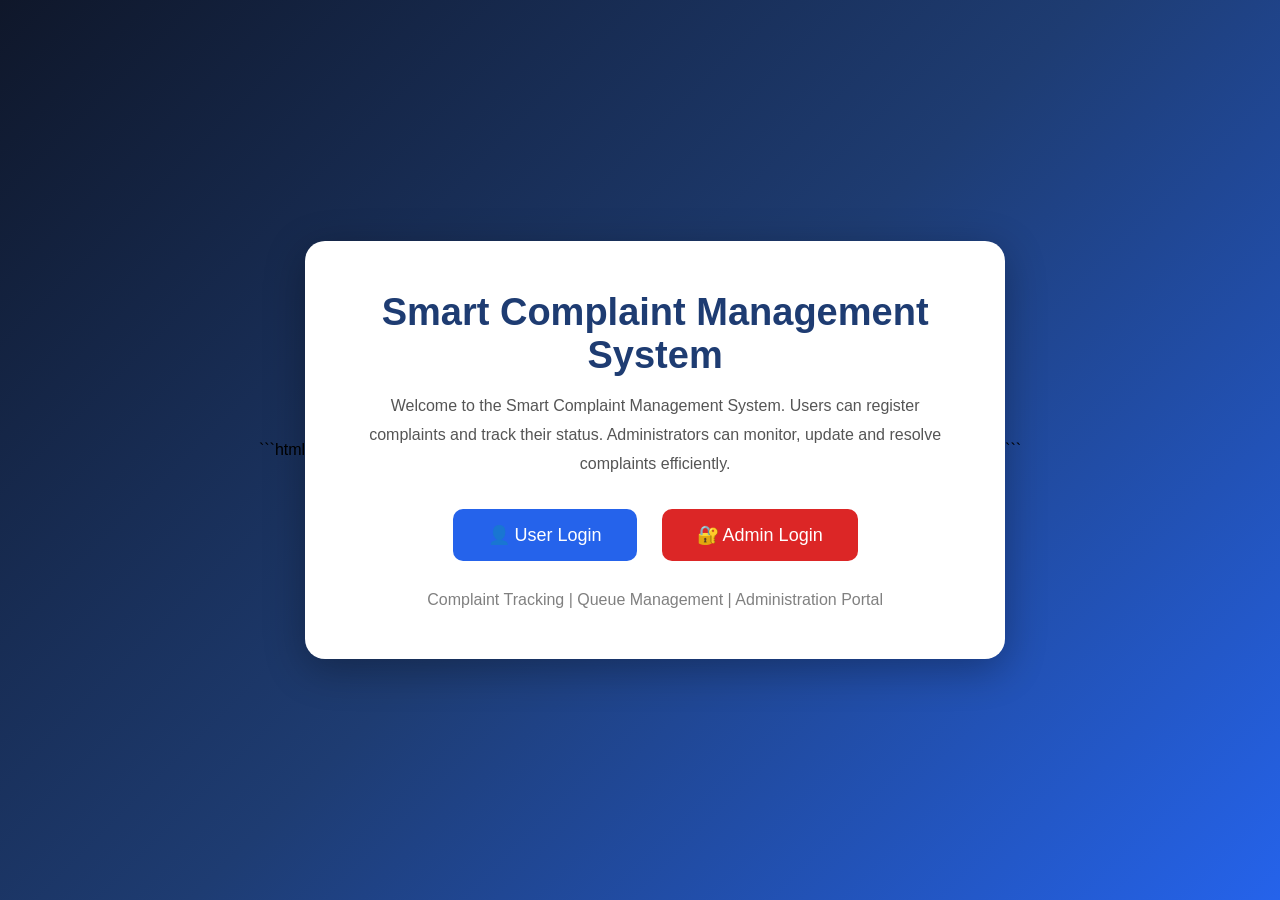
<file: templates/index.html>
```html
<!DOCTYPE html>
<html lang="en">
<head>
<meta charset="UTF-8">
<meta name="viewport" content="width=device-width, initial-scale=1.0">

<title>Smart Complaint Management System</title>

<style>

*{
    margin:0;
    padding:0;
    box-sizing:border-box;
    font-family:'Segoe UI',sans-serif;
}

body{
    height:100vh;
    display:flex;
    justify-content:center;
    align-items:center;
    background:linear-gradient(135deg,#0f172a,#1e3c72,#2563eb);
}

.container{
    width:700px;
    text-align:center;
    background:white;
    padding:50px;
    border-radius:20px;
    box-shadow:0 10px 40px rgba(0,0,0,0.3);
}

h1{
    color:#1e3c72;
    margin-bottom:15px;
    font-size:38px;
}

p{
    color:#555;
    margin-bottom:30px;
    line-height:1.8;
}

.button-container{
    display:flex;
    justify-content:center;
    gap:25px;
}

.btn{
    padding:15px 35px;
    border:none;
    border-radius:10px;
    color:white;
    font-size:18px;
    cursor:pointer;
    text-decoration:none;
    transition:0.3s;
}

.user-btn{
    background:#2563eb;
}

.user-btn:hover{
    background:#1d4ed8;
}

.admin-btn{
    background:#dc2626;
}

.admin-btn:hover{
    background:#b91c1c;
}

.footer{
    margin-top:30px;
    color:gray;
}

</style>
</head>

<body>

<div class="container">

    <h1>Smart Complaint Management System</h1>

    <p>
        Welcome to the Smart Complaint Management System.
        Users can register complaints and track their status.
        Administrators can monitor, update and resolve complaints efficiently.
    </p>

    <div class="button-container">

        <a href="/loginpage" class="btn user-btn">
            👤 User Login
        </a>

        <a href="/adminlogin" class="btn admin-btn">
            🔐 Admin Login
        </a>

    </div>

    <div class="footer">
        Complaint Tracking | Queue Management | Administration Portal
    </div>

</div>

</body>
</html>
```
</file>
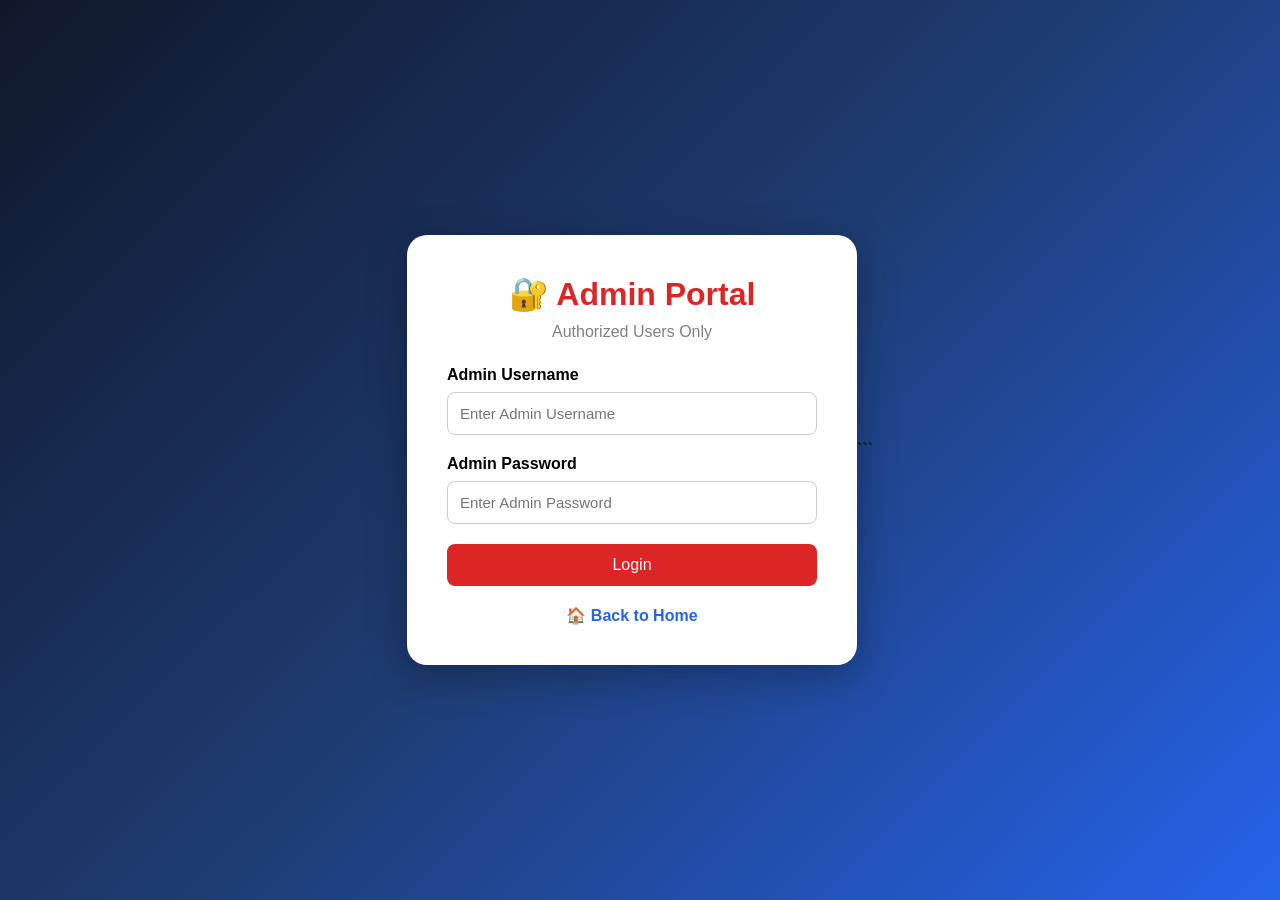
<file: templates/admin.html>
<!DOCTYPE html>
<html lang="en">
<head>
<meta charset="UTF-8">
<meta name="viewport" content="width=device-width, initial-scale=1.0">

<title>Admin Login</title>

<style>

*{
    margin:0;
    padding:0;
    box-sizing:border-box;
    font-family:'Segoe UI',sans-serif;
}

body{
    height:100vh;
    display:flex;
    justify-content:center;
    align-items:center;
    background:linear-gradient(135deg,#0f172a,#1e3c72,#2563eb);
}

.container{
    width:450px;
    background:white;
    padding:40px;
    border-radius:20px;
    box-shadow:0 10px 40px rgba(0,0,0,0.3);
}

.logo{
    text-align:center;
    margin-bottom:25px;
}

.logo h1{
    color:#dc2626;
    margin-bottom:10px;
}

.logo p{
    color:gray;
}

.input-group{
    margin-bottom:20px;
}

.input-group label{
    display:block;
    margin-bottom:8px;
    font-weight:bold;
}

.input-group input{
    width:100%;
    padding:12px;
    border:1px solid #ccc;
    border-radius:8px;
    font-size:15px;
}

.input-group input:focus{
    outline:none;
    border-color:#2563eb;
}

.btn{
    width:100%;
    padding:12px;
    background:#dc2626;
    color:white;
    border:none;
    border-radius:8px;
    font-size:16px;
    cursor:pointer;
}

.btn:hover{
    background:#b91c1c;
}

.message{
    margin-top:15px;
    text-align:center;
    font-weight:bold;
}

.home{
    text-align:center;
    margin-top:20px;
}

.home a{
    text-decoration:none;
    color:#2563eb;
    font-weight:bold;
}

</style>

</head>

<body>

<div class="container">

    <div class="logo">
        <h1>🔐 Admin Portal</h1>
        <p>Authorized Users Only</p>
    </div>

    <form id="adminForm">

        <div class="input-group">
            <label>Admin Username</label>
            <input
                type="text"
                id="username"
                placeholder="Enter Admin Username"
                required>
        </div>

        <div class="input-group">
            <label>Admin Password</label>
            <input
                type="password"
                id="password"
                placeholder="Enter Admin Password"
                required>
        </div>

        <button type="submit" class="btn">
            Login
        </button>

    </form>

    <div id="message" class="message"></div>

    <div class="home">
        <a href="/">🏠 Back to Home</a>
    </div>

</div>

<script>

document.getElementById("adminForm")
.addEventListener("submit", function(e){

    e.preventDefault();

    let username =
        document.getElementById("username").value;

    let password =
        document.getElementById("password").value;

    if(
        username === "admin" &&
        password === "Admin@123"
    ){
        document.getElementById("message").innerHTML =
            "✅ Admin Login Successful";

        // Redirect to admin dashboard
        // window.location.href = "/admindashboard";

    }
    else{

        document.getElementById("message").innerHTML =
            "❌ Invalid Admin Credentials";

    }

});

</script>

</body>
</html>
```
</file>
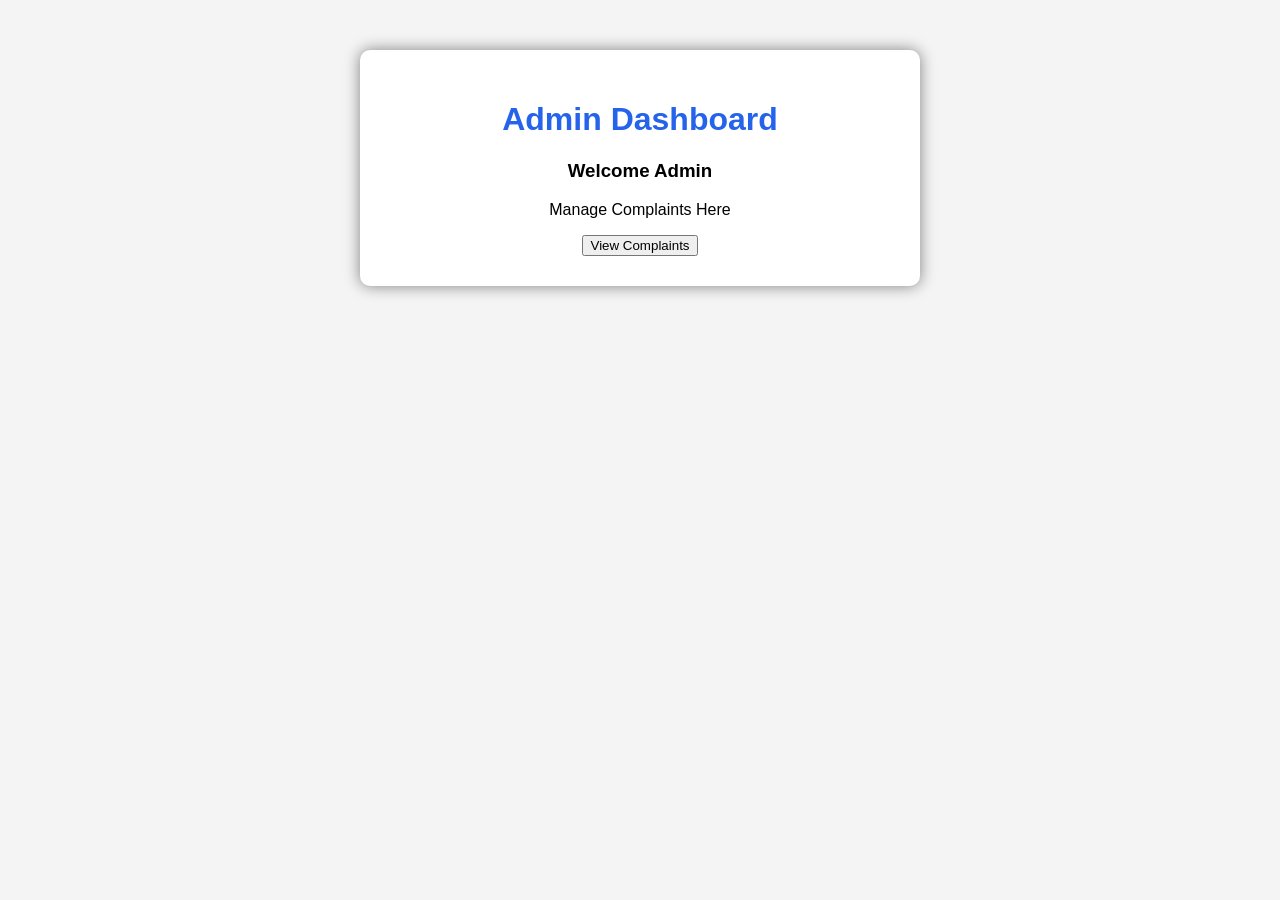
<file: templates/admin_dashboard.html>
<!DOCTYPE html>
<html>
<head>
<title>Admin Dashboard</title>
<style>

body{
    font-family:Arial;
    background:#f4f4f4;
    text-align:center;
}

h1{
    color:#2563eb;
}

.card{
    background:white;
    width:500px;
    margin:auto;
    padding:30px;
    border-radius:10px;
    margin-top:50px;
    box-shadow:0px 0px 15px gray;
}

</style>
</head>

<body>

<div class="card">

<h1>Admin Dashboard</h1>

<h3>Welcome Admin</h3>

<p>Manage Complaints Here</p>

<a href="/complaints">
<button>
View Complaints
</button>
</a>

</div>

</body>
</html>
</file>
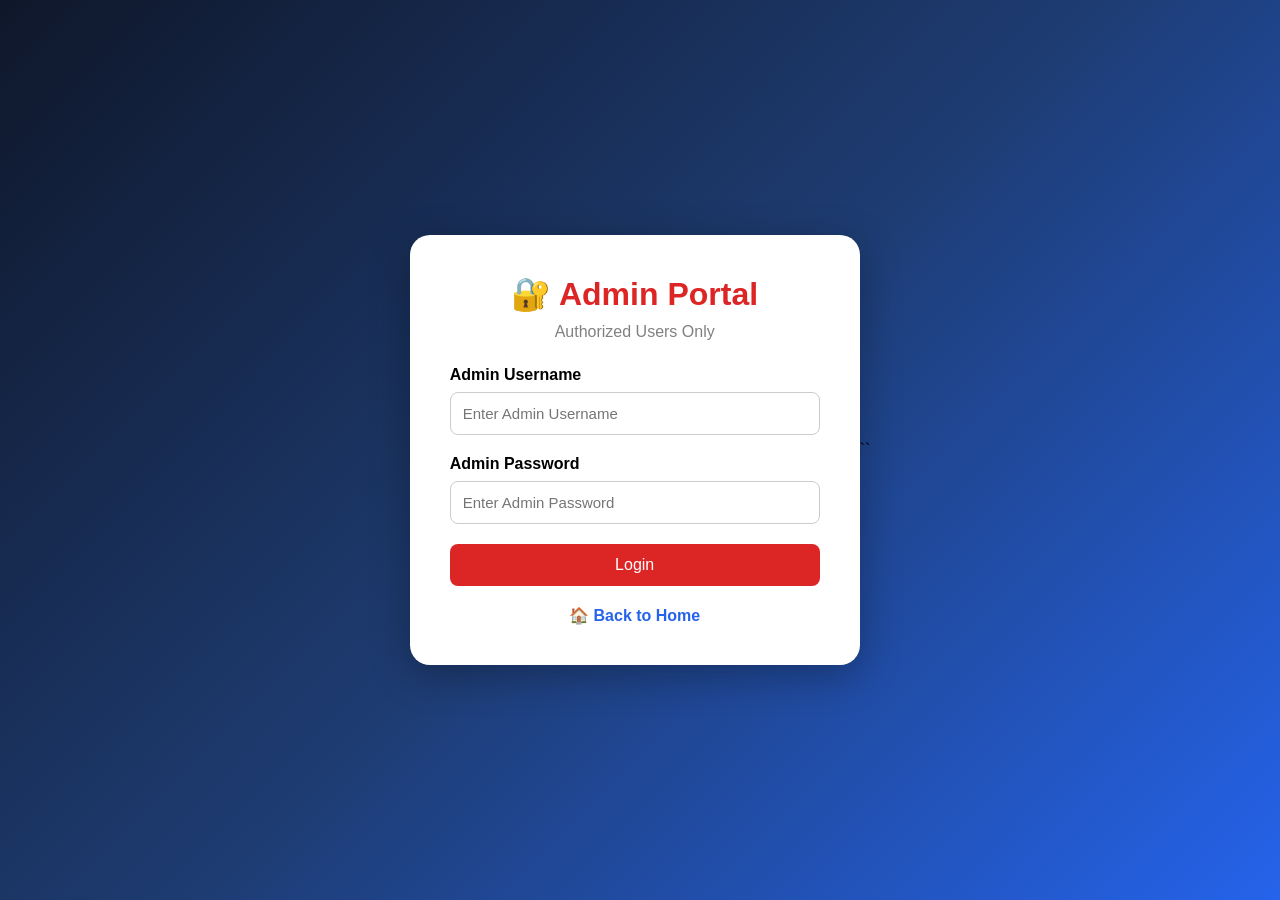
<file: templates/admin_login.html>
<!DOCTYPE html>
<html lang="en">
<head>
<meta charset="UTF-8">
<meta name="viewport" content="width=device-width, initial-scale=1.0">

<title>Admin Login</title>

<style>

*{
    margin:0;
    padding:0;
    box-sizing:border-box;
    font-family:'Segoe UI',sans-serif;
}

body{
    height:100vh;
    display:flex;
    justify-content:center;
    align-items:center;
    background:linear-gradient(135deg,#0f172a,#1e3c72,#2563eb);
}

.container{
    width:450px;
    background:white;
    padding:40px;
    border-radius:20px;
    box-shadow:0 10px 40px rgba(0,0,0,0.3);
}

.logo{
    text-align:center;
    margin-bottom:25px;
}

.logo h1{
    color:#dc2626;
    margin-bottom:10px;
}

.logo p{
    color:gray;
}

.input-group{
    margin-bottom:20px;
}

.input-group label{
    display:block;
    margin-bottom:8px;
    font-weight:bold;
}

.input-group input{
    width:100%;
    padding:12px;
    border:1px solid #ccc;
    border-radius:8px;
    font-size:15px;
}

.input-group input:focus{
    outline:none;
    border-color:#2563eb;
}

.btn{
    width:100%;
    padding:12px;
    background:#dc2626;
    color:white;
    border:none;
    border-radius:8px;
    font-size:16px;
    cursor:pointer;
}

.btn:hover{
    background:#b91c1c;
}

.message{
    margin-top:15px;
    text-align:center;
    font-weight:bold;
}

.home{
    text-align:center;
    margin-top:20px;
}

.home a{
    text-decoration:none;
    color:#2563eb;
    font-weight:bold;
}

</style>

</head>

<body>

<div class="container">

    <div class="logo">
        <h1>🔐 Admin Portal</h1>
        <p>Authorized Users Only</p>
    </div>

    <form id="adminForm">

        <div class="input-group">
            <label>Admin Username</label>
            <input
                type="text"
                id="username"
                placeholder="Enter Admin Username"
                required>
        </div>

        <div class="input-group">
            <label>Admin Password</label>
            <input
                type="password"
                id="password"
                placeholder="Enter Admin Password"
                required>
        </div>

        <button type="submit" class="btn">
            Login
        </button>

    </form>

    <div id="message" class="message"></div>

    <div class="home">
        <a href="/">🏠 Back to Home</a>
    </div>

</div>

<script>

document.getElementById("adminForm")
.addEventListener("submit", function(e){

    e.preventDefault();

    let username =
        document.getElementById("username").value;

    let password =
        document.getElementById("password").value;

if(
    username === "admin" &&
    password === "Admin@123"
){

    alert("Admin Login Successful");

    window.location.href="/admindashboard";


    }
    else{

        document.getElementById("message").innerHTML =
            "❌ Invalid Admin Credentials";

    }
@app.route('/admindashboard')
def admin_dashboard():
    return render_template('admin_dashboard.html')
});

</script>

</body>
</html>
``
</file>
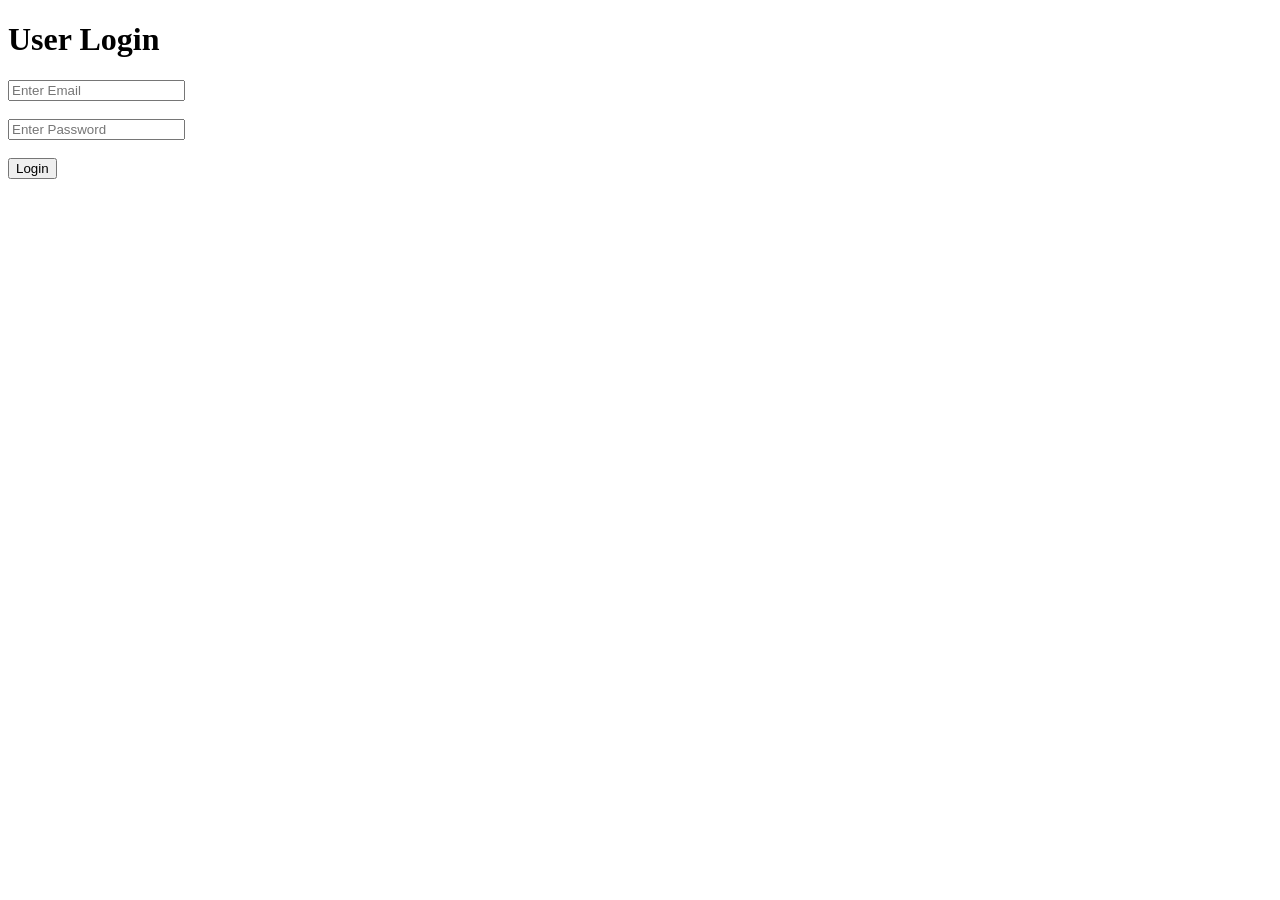
<file: templates/login.html>
<!DOCTYPE html>
<html>
<head>
    <title>Login</title>
</head>
<body>

<h1>User Login</h1>

<form id="loginForm">

    <input
        type="email"
        id="email"
        placeholder="Enter Email"
        required
    >

    <br><br>

    <input
        type="password"
        id="password"
        placeholder="Enter Password"
        required
    >

    <br><br>

    <button type="submit">
        Login
    </button>

   

</form>
<script>

document.getElementById("loginForm")
.addEventListener("submit", async function(e){

    e.preventDefault();

    const response = await fetch("/login", {

        method: "POST",

        headers: {
            "Content-Type": "application/json"
        },

        body: JSON.stringify({

            email:
                document.getElementById("email").value,

            password:
                document.getElementById("password").value
        })
    });

    const result = await response.json();

    alert(result.message);

});

</script>
</body>
</html>
</file>
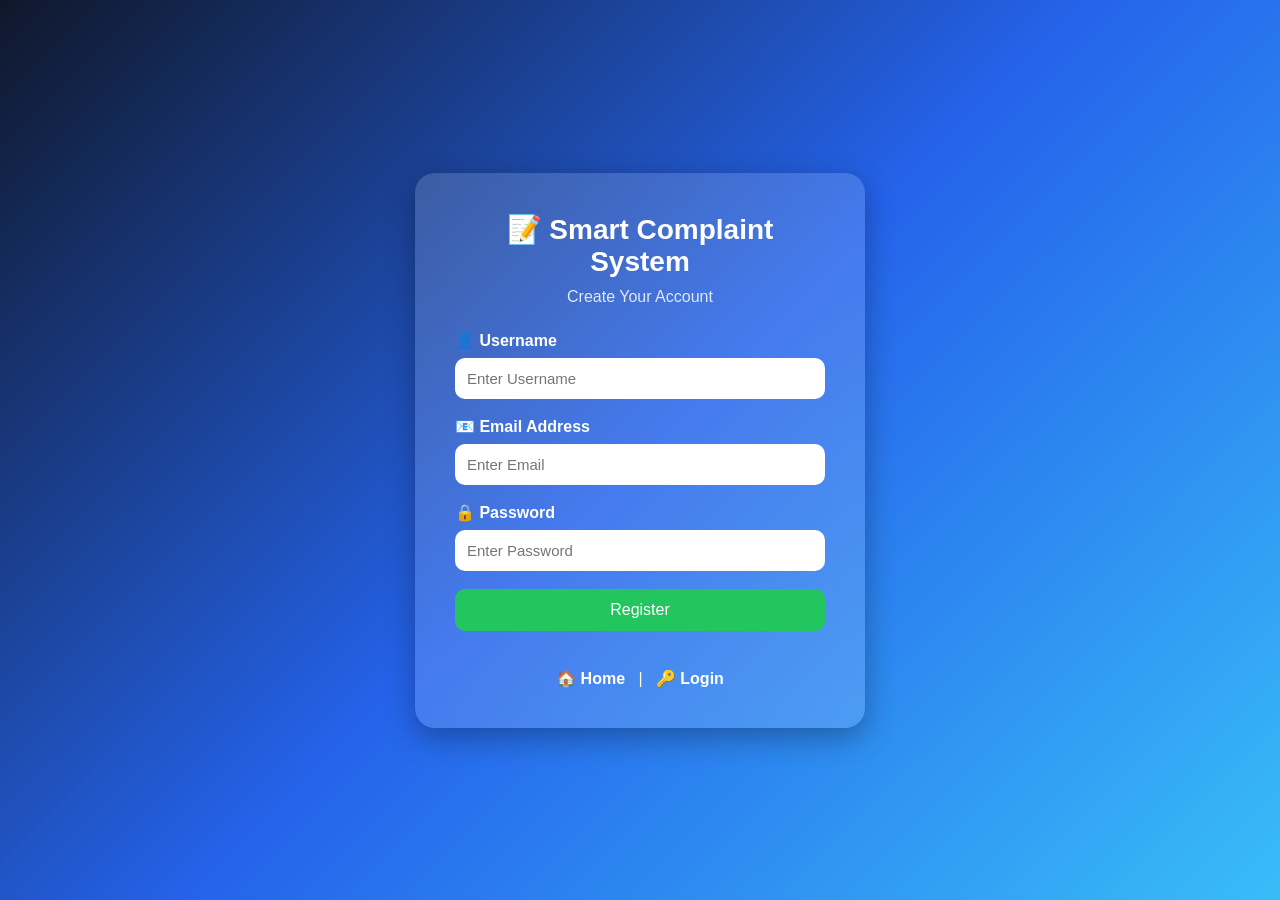
<file: templates/register.html>
<!DOCTYPE html>
<html lang="en">
<head>
<meta charset="UTF-8">
<meta name="viewport" content="width=device-width, initial-scale=1.0">

<title>Smart Complaint Management System</title>

<style>

*{
    margin:0;
    padding:0;
    box-sizing:border-box;
    font-family:'Segoe UI',sans-serif;
}

body{
    height:100vh;
    display:flex;
    justify-content:center;
    align-items:center;
    background:linear-gradient(135deg,#0f172a,#2563eb,#38bdf8);
}

.container{
    width:450px;
    background:rgba(255,255,255,0.15);
    backdrop-filter:blur(15px);
    padding:40px;
    border-radius:20px;
    box-shadow:0 10px 30px rgba(0,0,0,0.3);
    color:white;
}

.logo{
    text-align:center;
    margin-bottom:25px;
}

.logo h1{
    font-size:28px;
    margin-bottom:10px;
}

.logo p{
    color:#e2e8f0;
}

.input-group{
    margin-bottom:18px;
}

.input-group label{
    display:block;
    margin-bottom:8px;
    font-weight:600;
}

.input-group input{
    width:100%;
    padding:12px;
    border:none;
    border-radius:10px;
    font-size:15px;
}

.input-group input:focus{
    outline:none;
}

.btn{
    width:100%;
    padding:12px;
    background:#22c55e;
    color:white;
    border:none;
    border-radius:10px;
    font-size:16px;
    cursor:pointer;
    transition:0.3s;
}

.btn:hover{
    background:#16a34a;
}

.links{
    margin-top:20px;
    text-align:center;
}

.links a{
    color:white;
    text-decoration:none;
    font-weight:bold;
}

.links a:hover{
    text-decoration:underline;
}

</style>
</head>

<body>

<div class="container">

    <div class="logo">
        <h1>📝 Smart Complaint System</h1>
        <p>Create Your Account</p>
    </div>

    <form id="registerForm">

        <div class="input-group">
            <label>👤 Username</label>
            <input
                type="text"
                id="username"
                placeholder="Enter Username"
                required>
        </div>

        <div class="input-group">
            <label>📧 Email Address</label>
            <input
                type="email"
                id="email"
                placeholder="Enter Email"
                required>
        </div>

        <div class="input-group">
            <label>🔒 Password</label>
            <input
                type="password"
                id="password"
                placeholder="Enter Password"
                required>
        </div>

        <button type="submit" class="btn">
            Register
        </button>

    </form>

    <div class="links">
        <br>
        <a href="/">🏠 Home</a>
        &nbsp;&nbsp;|&nbsp;&nbsp;
        <a href="/loginpage">🔑 Login</a>
    </div>

</div>

<script>

document.getElementById("registerForm")
.addEventListener("submit", async function(e){

    e.preventDefault();

    const response = await fetch("/register", {

        method: "POST",

        headers: {
            "Content-Type": "application/json"
        },

        body: JSON.stringify({
            username:
                document.getElementById("username").value,

            email:
                document.getElementById("email").value,

            password:
                document.getElementById("password").value
        })
    });

    const result = await response.json();

    alert(result.message);

    if(result.message === "User Registered Successfully"){
        window.location.href = "/loginpage";
    }

});

</script>

</body>
</html>
</file>
